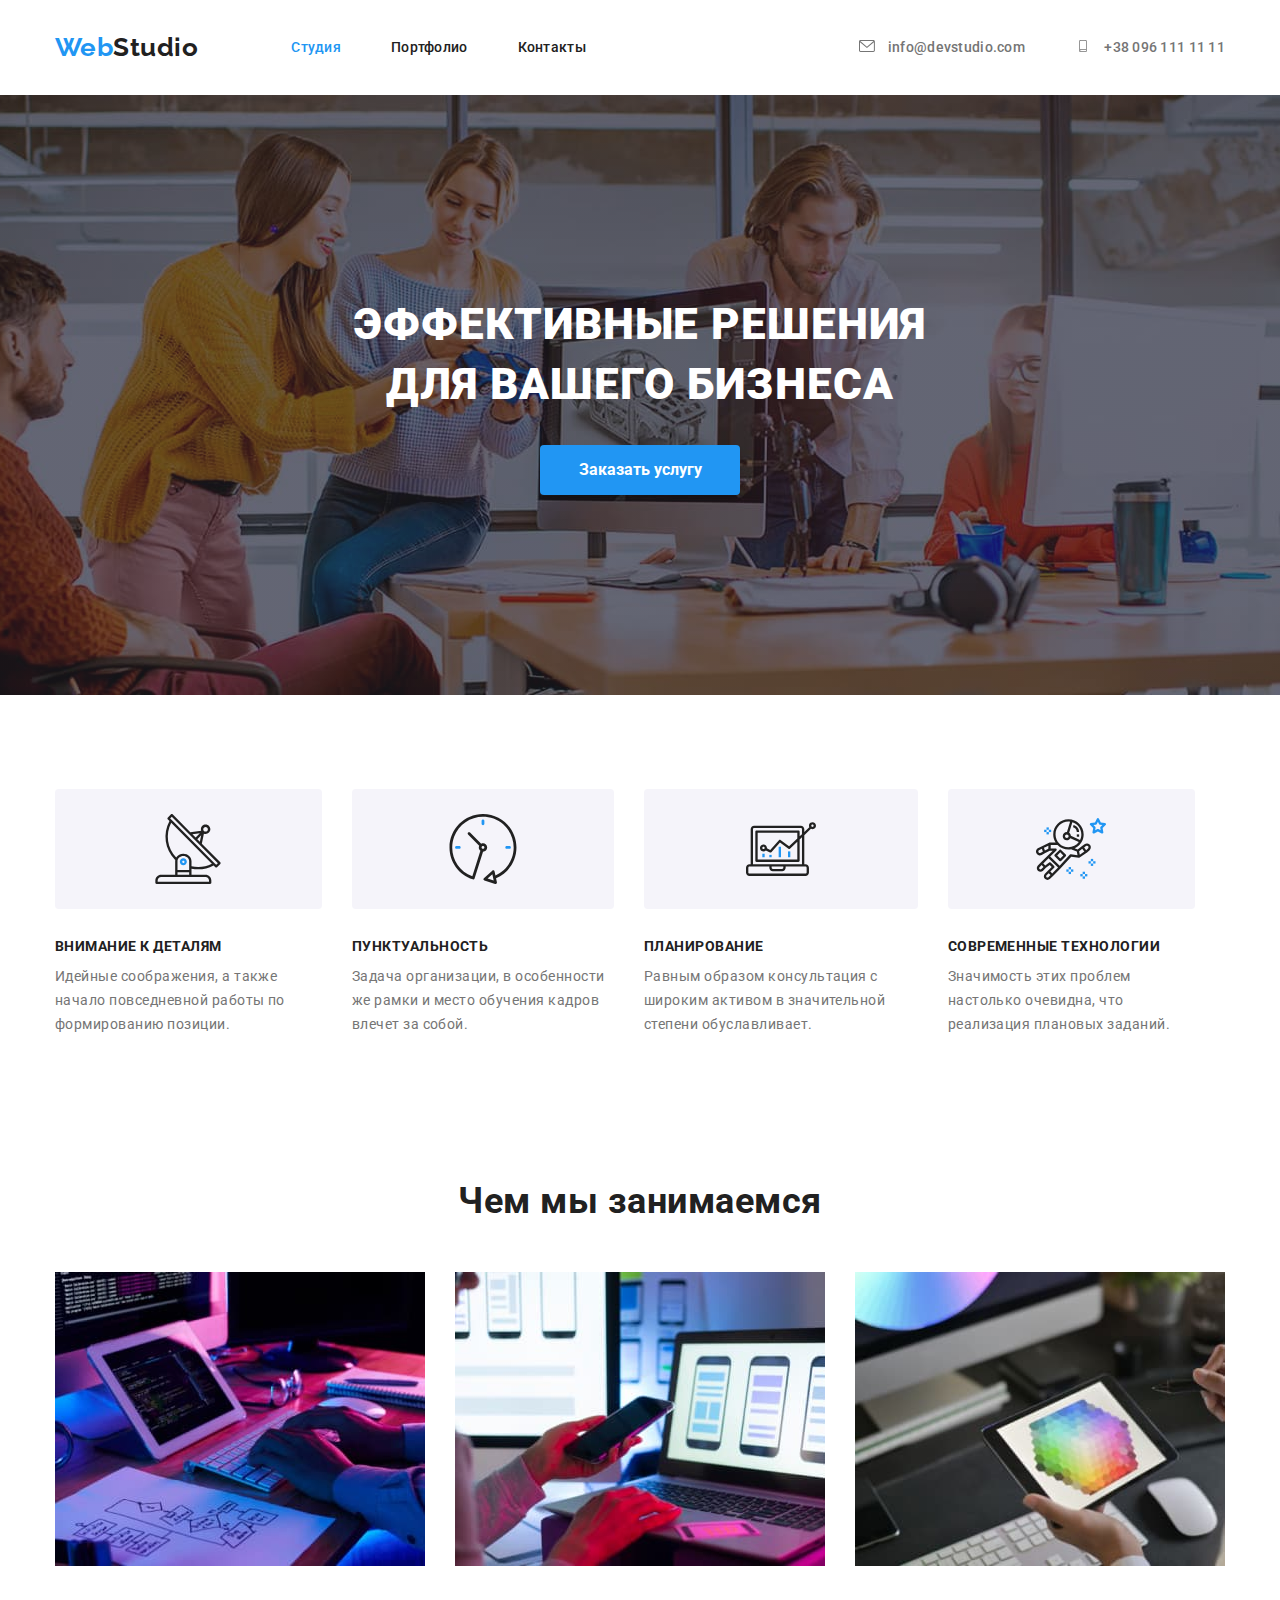
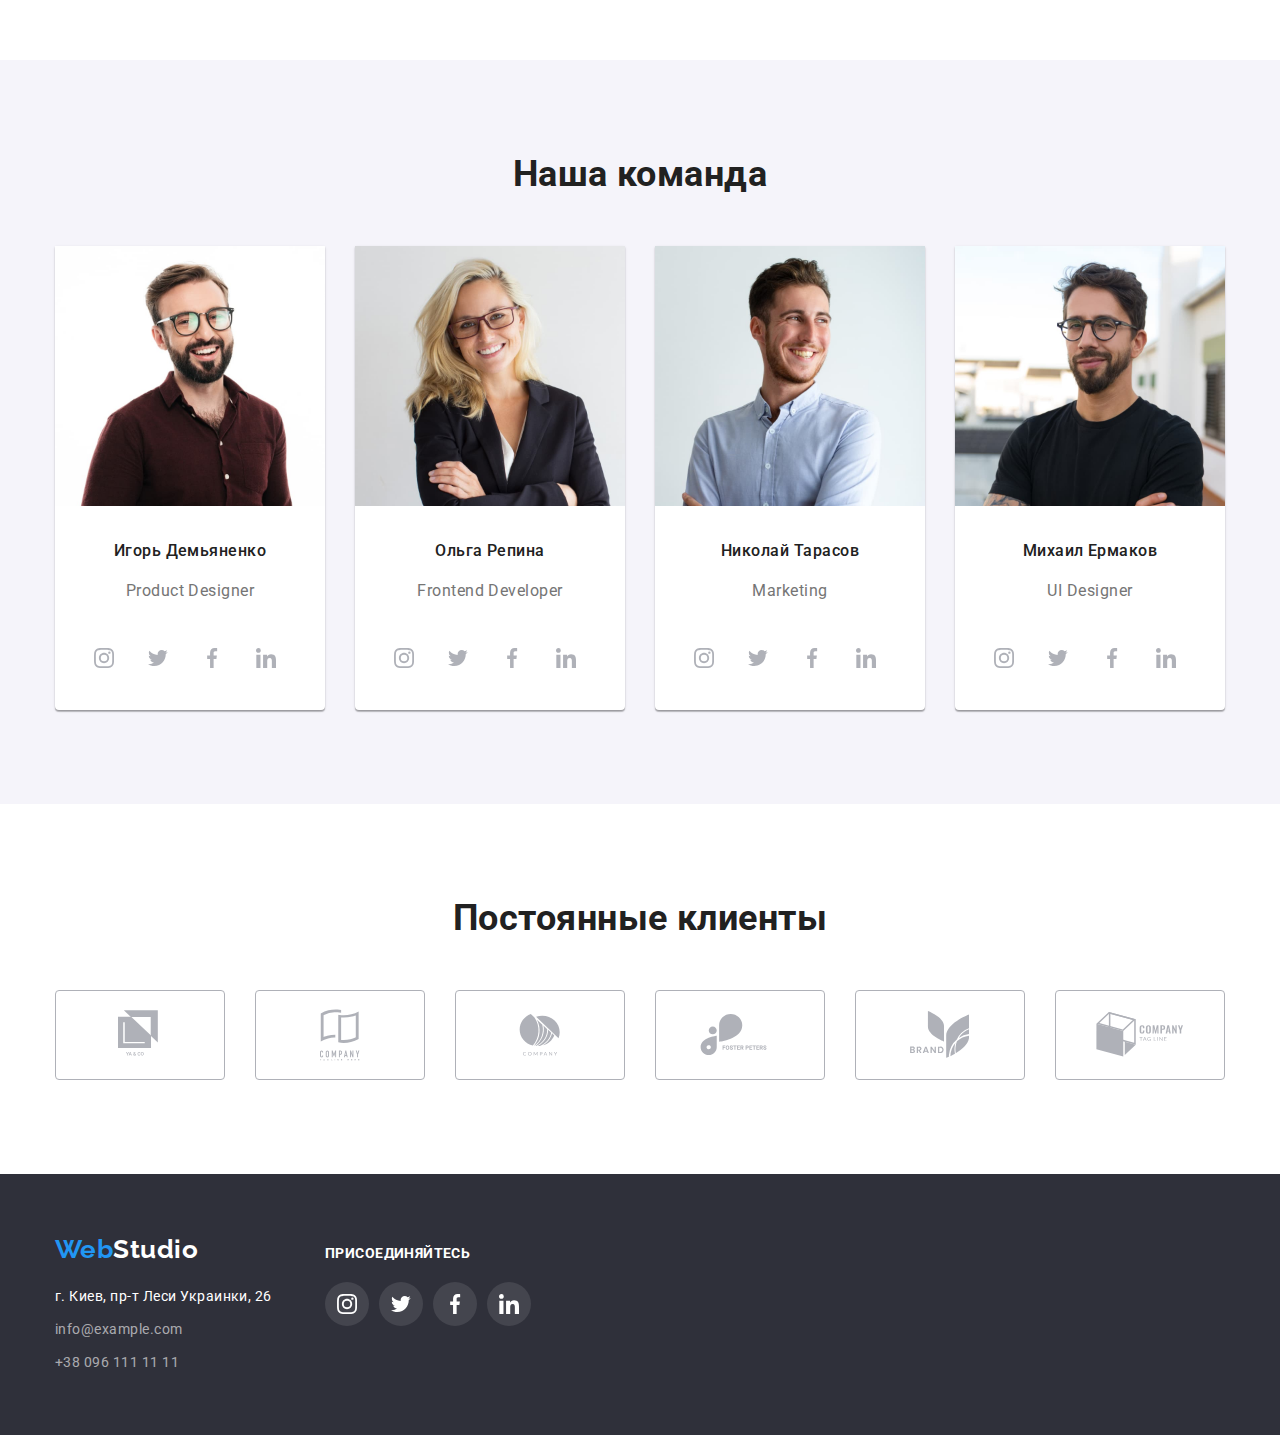
<file: index.html>
<!DOCTYPE html>
<html lang="ru">
  <head>
    <meta charset="UTF-8" />
    <meta name="viewport" content="width=device-width, initial-scale=1.0" />
    <title>Document</title>
    <link rel="preconnect" href="https://fonts.gstatic.com" />
    <link
      href="https://fonts.googleapis.com/css2?family=Oleo+Script&family=Raleway:wght@700&family=Roboto:wght@400;500;700;900&display=swap"
      rel="stylesheet"
    />
    <link
      rel="stylesheet"
      href="https://cdnjs.cloudflare.com/ajax/libs/modern-normalize/1.0.0/modern-normalize.min.css"
    />
    <link rel="stylesheet" href="./css/main.css" />
    <link rel="stylesheet" href="./css/styles.css" />
  </head>
  <body class="styles-body">
    <header class="header">
      <div class="container">
        <nav class="navigation-site">
          <div class="container-logo">
            <a href="./index.html" class="site-logo">Web<span class="logo-primary">Studio</span></a>
          </div>
          <ul class="site-nav">
            <li class="nav-list-item" > <a href="./index.html" class="link currant">Студия</a></li>
            <li class="nav-list-item" > <a href="./portfolio.html" class="link">Портфолио</a></li>
            <li class="nav-list-item" > <a href="" class="link link-contacts">Контакты</a></li>
          </ul>
        </nav>
        <ul class="site-contacts">
          <li class="container-contacts">
            <a href="mailto:info@devstudio.com" class="contacts-currant"> <svg class='contact-icon'> 
              <use href='./images/symbol-defs.svg#icon-envelope'></use>
            </svg> info@devstudio.com</a>
          </li>
          <li class="container-contacts">
            <a href="callto:+380961111111" class="contacts-currant"> <svg class='contact-icon'> 
              <use href='./images/symbol-defs.svg#icon-smartphone'></use>
            </svg> +38 096 111 11 11</a>
          </li>
        </ul>
      </div>
    </header>

    <main>
      <section class="hero">
        <div class="hero-content">
          <h1 class="hero-title">
            Эффективные решения <br />
            для вашего бизнеса
          </h1>
          <button type="button" class="main-button">Заказать услугу</button>
        </div>
      </section>

      <!--Особенности-->
      <section class="feature-section">
        <div class="container">
          <ul class="feature-list">
            <li class="feature-item icon-antenna">
              <h3 class="title">Внимание к деталям</h3>
              <p>Идейные соображения, а также начало повседневной работы по формированию позиции.</p>
            </li>
              <li class="feature-item icon-clock">
              <h3 class="title">Пунктуальность</h3>
              <p>Задача организации, в особенности же рамки и место обучения кадров влечет за собой.</p>
            </li>
            <li class="feature-item icon-diagram">
              <h3 class="title">Планирование</h3>
              <p>Равным образом консультация с широким активом в значительной степени обуславливает.</p>
            </li>
            <li class="feature-item icon-austronavt">
              <h3 class="title">Современные технологии</h3>
              <p>Значимость этих проблем настолько очевидна, что реализация плановых заданий.</p>
            </li>
          </ul>
        </div>
      </section>
      <!-- Чем мы занимаемся -->
      <section class="section-about">
        <div class="container">
          <h2 class="section-title">Чем мы занимаемся</h2>
          <ul class="list-images">
            <li class="item-img">
              <img src="./images/keyboard.jpg" alt="человек печатает на клавиатуре" width="370" />
            </li>
            <li class="item-img">
              <img src="./images/hands&phones.jpg" alt="руки и телефон" width="370" />
            </li>
            <li class="item-img">
              <img src="./images/tablet.jpg" alt="планшет с картинкой" width="370" />
            </li>
          </ul>
        </div>
      </section>

      <!-- Команда -->
      <section class="section-team">
        <div class="container">
          <h2 class="section-title">Наша команда</h2>
          <ul class="team-list">
            <li class="team-list-img">
              <img src="./images/1person.jpg" alt="Игорь Демьяненко" width="270" />
              <div class="team-cards">
                <h3 class="team">Игорь Демьяненко</h3>
                <p>Product Designer</p>
                <ul class="social-list">
                  <li class="social-item">
                      <a href="" class="social-link">
                          <svg class="social-icon" width='20' height='20'>
                              <use href="./images/symbol-defs.svg#icon-instagram">
                              </use>
                          </svg>
                      </a>
                  </li>
                  <li class="social-item">
                      <a href="" class="social-link">
                          <svg class="social-icon" width='20' height='20'>
                              <use href="./images/symbol-defs.svg#icon-twitter"></use>
                          </svg>
                      </a>
                  </li>
                  <li class="social-item">
                      <a href="" class="social-link">
                          <svg class="social-icon" width='20' height='20'>
                              <use href="./images/symbol-defs.svg#icon-facebook"></use>
                          </svg>
                      </a>
                  </li>
                  <li class="social-item">
                      <a href="" class="social-link">
                          <svg class="social-icon" width='20' height='20'>
                              <use href="./images/symbol-defs.svg#icon-linkedin"></use>
                          </svg>
                      </a>
                  </li>
              </ul>
                </div>
              </li>
            <li class="team-list-img">
              <img src="./images/2person.jpg" alt="Ольга Репина" width="270" />
              <div class="team-cards">
                <h3 class="team">Ольга Репина</h3>
                <p>Frontend Developer</p>
                <ul class="social-list">
                  <li class="social-item">
                      <a href="" class="social-link">
                          <svg class="social-icon" width='20' height='20'>
                              <use href="./images/symbol-defs.svg#icon-instagram"></use>
                          </svg>
                      </a>
                  </li>
                  <li class="social-item">
                      <a href="" class="social-link">
                          <svg class="social-icon" width='20' height='20'>
                              <use href="./images/symbol-defs.svg#icon-twitter"></use>
                          </svg>
                      </a>
                  </li>
                  <li class="social-item">
                      <a href="" class="social-link">
                          <svg class="social-icon" width='20' height='20'>
                              <use href="./images/symbol-defs.svg#icon-facebook"></use>
                          </svg>
                      </a>
                  </li>
                  <li class="social-item">
                      <a href="" class="social-link">
                          <svg class="social-icon" width='20' height='20'>
                              <use href="./images/symbol-defs.svg#icon-linkedin"></use>
                          </svg>
                      </a>
                  </li>
              </ul>
              </div>
            </li>
            <li class="team-list-img">
              <img src="./images/3person.jpg" alt="Николай Тарасов" width="270" />
              <div class="team-cards">
                <h3 class="team">Николай Тарасов</h3>
                <p>Marketing</p>
                <ul class="social-list">
                  <li class="social-item">
                      <a href="" class="social-link">
                          <svg class="social-icon" width='20' height='20'>
                              <use href="./images/symbol-defs.svg#icon-instagram"></use>
                          </svg>
                      </a>
                  </li>
                  <li class="social-item">
                      <a href="" class="social-link">
                          <svg class="social-icon" width='20' height='20'>
                              <use href="./images/symbol-defs.svg#icon-twitter"></use>
                          </svg>
                      </a>
                  </li>
                  <li class="social-item">
                      <a href="" class="social-link">
                          <svg class="social-icon" width='20' height='20'>
                              <use href="./images/symbol-defs.svg#icon-facebook"></use>
                          </svg>
                      </a>
                  </li>
                  <li class="social-item">
                      <a href="" class="social-link">
                          <svg class="social-icon" width='20' height='20'>
                              <use href="./images/symbol-defs.svg#icon-linkedin"></use>
                          </svg>
                      </a>
                  </li>
              </ul>
              </div>
            </li>
            <li class="team-list-img">
              <img src="./images/4person.jpg" alt="Михаил Ермаков" width="270" />
              <div class="team-cards">
                <h3 class="team">Михаил Ермаков</h3>
                <p>UI Designer</p>
                <ul class="social-list">
                  <li class="social-item">
                      <a href="" class="social-link">
                          <svg class="social-icon" width='20' height='20'>
                              <use href="./images/symbol-defs.svg#icon-instagram"></use>
                          </svg>
                      </a>
                  </li>
                  <li class="social-item">
                      <a href="" class="social-link">
                          <svg class="social-icon" width='20' height='20'>
                              <use href="./images/symbol-defs.svg#icon-twitter"></use>
                          </svg>
                      </a>
                  </li>
                  <li class="social-item">
                      <a href="" class="social-link">
                          <svg class="social-icon" width='20' height='20'>
                              <use href="./images/symbol-defs.svg#icon-facebook"></use>
                          </svg>
                      </a>
                  </li>
                  <li class="social-item">
                      <a href="" class="social-link">
                          <svg class="social-icon" width='20' height='20'>
                              <use href="./images/symbol-defs.svg#icon-linkedin"></use>
                          </svg>
                      </a>
                  </li>
              </ul>
              </div>
            </li>
          </ul>
        </div>
      </section>

      <section class="clients-section">
        <div class="container">
        <h2 class="section-title">Постоянные клиенты</h2>
        
        <ul class="clients-list">
          <li class='clients-item'> 
        <a class="link-icon-client" href="#"> <svg width="44" height="49" class='icon-client'>
            <use href="./images/symbol-defs.svg#icon-logo-clients1" ></use>
          </svg>
        </a> 
          </li>
          <li class='clients-item'>
           <a class="link-icon-client" href="#"> <svg width="40" height="52" class='icon-client'>
              <use href="./images/symbol-defs.svg#icon-logo-clients2" ></use>
            </svg>
          </a>
          </li>
          <li class='clients-item'>
           <a class="link-icon-client" href="#"> <svg width="42" height="42" class='icon-client'>
              <use href="./images/symbol-defs.svg#icon-logo-clients3" ></use>
            </svg>
          </a>
          </li>
          <li class='clients-item'>
           <a class="link-icon-client" href="#"> <svg width="80" height="42" class='icon-client'>
              <use href="./images/symbol-defs.svg#icon-logo-clients4" ></use>
            </svg>
          </a> 
          </li>
          <li class='clients-item'>
           <a class="link-icon-client" href="#"> <svg width="59" height="47" class='icon-client'>
              <use href="./images/symbol-defs.svg#icon-logo-clients5" ></use>
            </svg>
          </a> 
          </li>
          <li class='clients-item'>
           <a class="link-icon-client" href="#"> <svg width="88" height="45" class='icon-client'>
              <use href="./images/symbol-defs.svg#icon-logo-clients6" ></use>
            </svg>
          </a> 
          </li>
        </ul>
      
      </div>
      </section>
    </main>

    <footer class="footer-adress">
      <div class="container">
        <div class="footer-content">
        <div class="container-adress">
          <a href="./index.html" class="site-logo">Web<span class="logo-secondary">Studio</span></a> 
          <address class="adress">
            <ul>
              <li class="adress-item"><span class="site-adress"> г. Киев, пр-т Леси Украинки, 26 </span> 
              </li>
              <li class="feed-back-item">
                <a href="mailto:info@example.com" class="feed-back"> info@example.com</a> 
              </li>
              <li class="feed-back-item">
                <a href="callto:+380961111111" class="feed-back"> +38 096 111 11 11</a> 
              </li>
            </ul>
          </address>
        </div>
        <div>
          <b class="join">Присоединяйтесь</b>
          <ul class="social-list">
            <li class="social-item">
                <a href="" class="social-link-change">
                    <svg class="social-icon-change" width='20' height='20'>
                        <use href="./images/symbol-defs.svg#icon-instagram"></use>
                    </svg>
                </a>
            </li>
            <li class="social-item">
                <a href="" class="social-link-change">
                    <svg class="social-icon-change" width='20' height='20'>
                        <use href="./images/symbol-defs.svg#icon-twitter"></use>
                    </svg>
                </a>
            </li>
            <li class="social-item">
                <a href="" class="social-link-change">
                    <svg class="social-icon-change" width='20' height='20'>
                        <use href="./images/symbol-defs.svg#icon-facebook"></use>
                    </svg>
                </a>
            </li>
            <li class="social-item">
                <a href="" class="social-link-change">
                    <svg class="social-icon-change" width='20' height='20'>
                        <use href="./images/symbol-defs.svg#icon-linkedin"></use>
                    </svg>
                </a>
             </li>
           </ul>
          </div>
        </div>
      </div>
    </footer>
  </body>
</html>
</file>
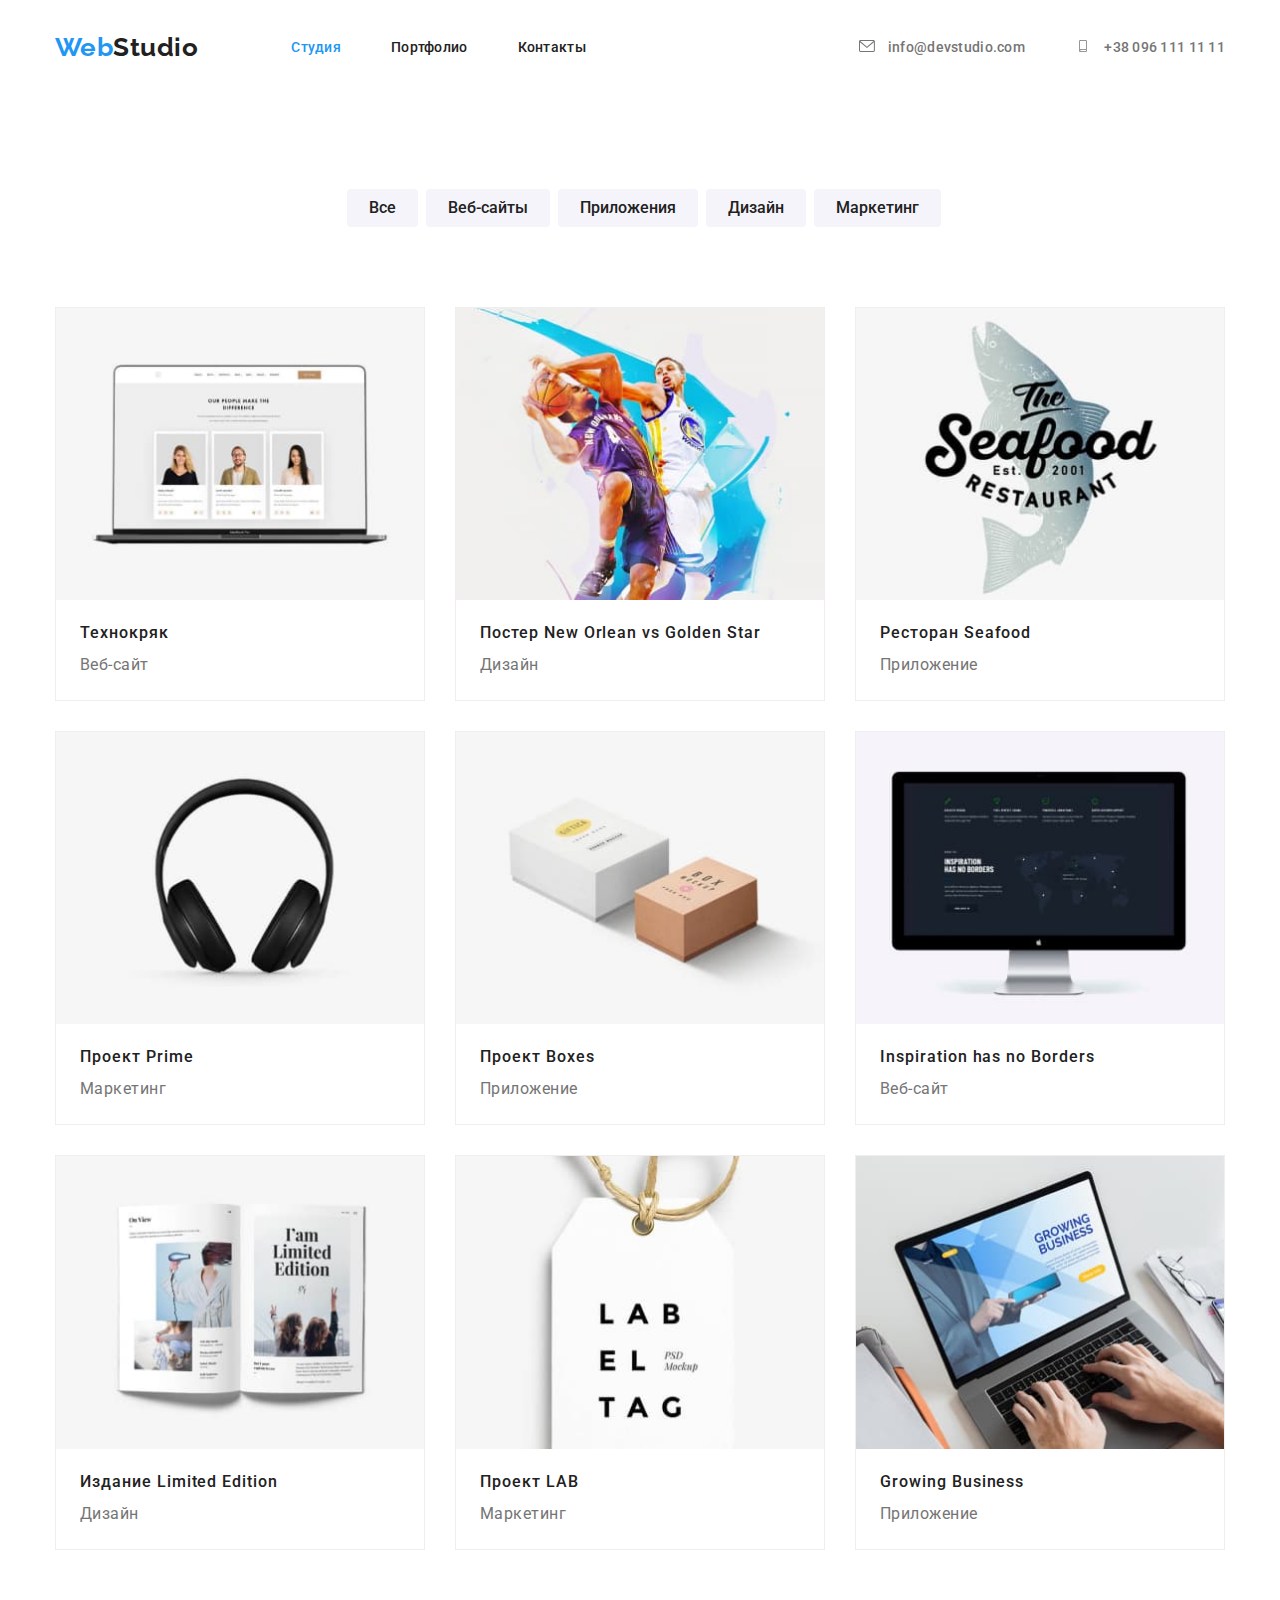
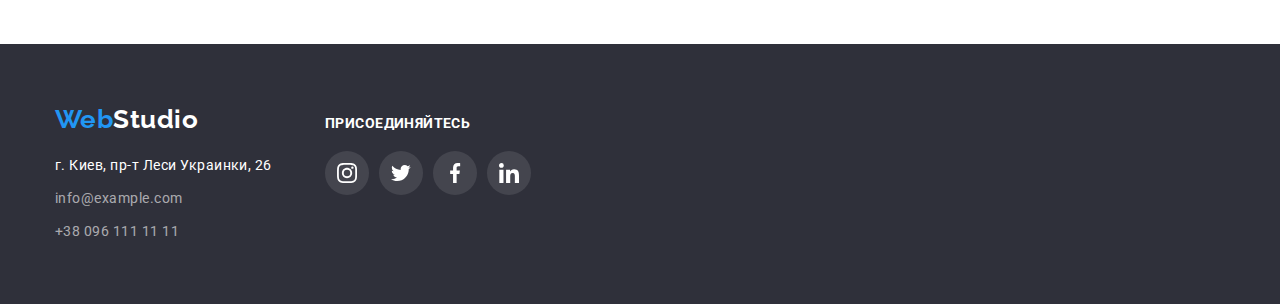
<file: portfolio.html>
<!DOCTYPE html>
<html lang="ru">
  <head>
    <meta charset="UTF-8" />
    <meta name="viewport" content="width=device-width, initial-scale=1.0" />
    <title>Document</title>
    <link rel="preconnect" href="https://fonts.gstatic.com" />
    <link
      href="https://fonts.googleapis.com/css2?family=Oleo+Script&family=Raleway:wght@700&family=Roboto:wght@400;500;700;900&display=swap"
      rel="stylesheet"
    />
    <link
      rel="stylesheet"
      href="https://cdnjs.cloudflare.com/ajax/libs/modern-normalize/1.0.0/modern-normalize.min.css"
    />
    <link rel="stylesheet" href="./css/main.css" />
    <link rel="stylesheet" href="./css/styles.css" />
  </head>
  <body class="styles-body">
    <!-- Шапка -->
    <header class="header">
      <div class="container">
        <nav class="navigation-site">
          <div class="container-logo">
            <a href="./index.html" class="site-logo">Web<span class="logo-primary">Studio</span></a>
          </div>
          <ul class="site-nav">
            <li class="nav-list-item" > <a href="./index.html" class="link currant">Студия</a></li>
            <li class="nav-list-item" > <a href="./portfolio.html" class="link">Портфолио</a></li>
            <li class="nav-list-item" > <a href="" class="link link-contacts">Контакты</a></li>
          </ul>
        </nav>
        <ul class="site-contacts">
          <li class="container-contacts">
            <a href="mailto:info@devstudio.com" class="contacts-currant"> <svg class='contact-icon'> 
              <use href='./images/symbol-defs.svg#icon-envelope'></use>
            </svg> info@devstudio.com</a>
          </li>
          <li class="container-contacts">
            <a href="callto:+380961111111" class="contacts-currant"> <svg class='contact-icon'> 
              <use href='./images/symbol-defs.svg#icon-smartphone'></use>
            </svg> +38 096 111 11 11</a>
          </li>
        </ul>
      </div>
    </header>
    <!-- Контент страницы Портфолио -->
    <main>
      <section class="portfolio">
        <div class="container">
          <!-- Скрытый главный заголовок -->
          <h1 class="visually-hidden">Портфолио</h1>
          <ul class="site-buttons">
            <li class="button-items"><button type="button" class="button">Все</button></li>
            <li class="button-items"><button type="button" class="button">Веб-сайты</button></li>
            <li class="button-items"><button type="button" class="button">Приложения</button></li>
            <li class="button-items"><button type="button" class="button">Дизайн</button></li>
            <li class="button-items"><button type="button" class="button">Маркетинг</button></li>
          </ul>

          <ul class="list-content">
            <li class="list-content-item"> 
              <a class="link-content-portfolio" href="#">
                <div class="img-portfolio-items">  
                  <img src="./images/technocryak.jpg" alt="Веб-сайт Технокряк" /> 
                  <!-- <div class="modal-box"> 
                    <div class="overlay">
                    <p class="text-modal-box">Технокряк это современная площадка распространения коронавируса. Компании используют эту платформу для цифрового шпионажа и атак на защищённые сервера конкурентов.</p>
                  </div> 
                  </div> -->
                </div>
                <div class="content-portfolio">
                  <h2 class="project-name">Технокряк</h2>
                  <p class="type">Веб-сайт</p>
                </div>
              </a>
            </li>
            <li class="list-content-item">
              <a href="#" class='link-content-portfolio'>
                <div class="img-portfolio-items">
                  <img src="./images/poster.jpg" alt="Постер New Orlean vs Golden Star" />
                </div>
                <div class="content-portfolio">
                  <h2 class="project-name">Постер New Orlean vs Golden Star</h2>
                  <p class="type">Дизайн</p>
                </div>
              </a>
            </li>
            <li class="list-content-item">
              <a href="#" class='link-content-portfolio'>
                <div class="img-portfolio-items">
                  <img src="./images/restaurant.jpg" alt="Ресторан Seafood" />
                </div>
                <div class="content-portfolio">
                  <h2 class="project-name">Ресторан Seafood</h2>
                  <p class="type">Приложение</p>
                </div>
              </a>
            </li>
            <li class="list-content-item">
              <a href="#" class='link-content-portfolio'>
                <div class="img-portfolio-items">
                  <img src="./images/prime.jpg" alt="Проект Prime" />
                </div>
                <div class="content-portfolio">
                  <h2 class="project-name">Проект Prime</h2>
                  <p class="type">Маркетинг</p>
                </div>
              </a>
            </li>
            <li class="list-content-item">
              <a href="#" class='link-content-portfolio'>
                <div class="img-portfolio-items">
                  <img src="./images/boxes.jpg" alt="Проект Boxes" />
                </div>
                <div class="content-portfolio">
                  <h2 class="project-name">Проект Boxes</h2>
                  <p class="type">Приложение</p>
                </div>
              </a>
            </li>
            <li class="list-content-item">
              <a href="#" class='link-content-portfolio'>
                <div class="img-portfolio-items">
                  <img src="./images/inspiration.jpg" alt="Inspiration has no Borders" />
                </div>
                <div class="content-portfolio">
                  <h2 class="project-name">Inspiration has no Borders</h2>
                  <p class="type">Веб-сайт</p>
                </div>
              </a>
            </li>
            <li class="list-content-item">
              <a href="#" class='link-content-portfolio'>
                <div class="img-portfolio-items">
                  <img src="./images/LimitedEdition.jpg" alt="Издание Limited Edition" />
                </div>
                <div class="content-portfolio">
                  <h2 class="project-name">Издание Limited Edition</h2>
                  <p class="type">Дизайн</p>
                </div>
              </a>
            </li>
            <li class="list-content-item">
              <a href="#" class='link-content-portfolio'>
                <div class="img-portfolio-items">
                  <img src="./images/Lab.jpg" alt="Проект LAB" />
                </div>
                <div class="content-portfolio">
                  <h2 class="project-name">Проект LAB</h2>
                  <p class="type">Маркетинг</p>
                </div>
              </a>
            </li>
            <li class="list-content-item">
              <a href="#" class='link-content-portfolio'>
                <div class="img-portfolio-items">
                  <img src="./images/GrowingBusiness.jpg" alt="Growing Business" />
                </div>
                <div class="content-portfolio">
                  <h2 class="project-name">Growing Business</h2>
                  <p class="type">Приложение</p>
                </div>
              </a>
            </li>
          </ul>
        </div>
      </section>
    </main>
    <!-- Подвал -->
    <footer class="footer-adress">
      <div class="container">
        <div class="footer-content">
        <div class="container-adress">
          <a href="./index.html" class="site-logo">Web<span class="logo-secondary">Studio</span></a> 
          <address class="adress">
            <ul>
              <li class="adress-item"><span class="site-adress"> г. Киев, пр-т Леси Украинки, 26 </span> 
              </li>
              <li class="feed-back-item">
                <a href="mailto:info@example.com" class="feed-back"> info@example.com</a> 
              </li>
              <li class="feed-back-item">
                <a href="callto:+380961111111" class="feed-back"> +38 096 111 11 11</a> 
              </li>
            </ul>
          </address>
        </div>
        <div>
          <b class="join">Присоединяйтесь</b>
          <ul class="social-list">
            <li class="social-item">
                <a href="" class="social-link-change">
                    <svg class="social-icon-change" width='20' height='20'>
                        <use href="./images/symbol-defs.svg#icon-instagram"></use>
                    </svg>
                </a>
            </li>
            <li class="social-item">
                <a href="" class="social-link-change">
                    <svg class="social-icon-change" width='20' height='20'>
                        <use href="./images/symbol-defs.svg#icon-twitter"></use>
                    </svg>
                </a>
            </li>
            <li class="social-item">
                <a href="" class="social-link-change">
                    <svg class="social-icon-change" width='20' height='20'>
                        <use href="./images/symbol-defs.svg#icon-facebook"></use>
                    </svg>
                </a>
            </li>
            <li class="social-item">
                <a href="" class="social-link-change">
                    <svg class="social-icon-change" width='20' height='20'>
                        <use href="./images/symbol-defs.svg#icon-linkedin"></use>
                    </svg>
                </a>
             </li>
           </ul>
          </div>
        </div>
      </div>
    </footer>
  </body>
</html>
</file>
<file: css/main.css>
:root {
  --primary-text-color: #757575;
  --title-text-color: #212121;
  --accent-color: #2196f3;
  --white-color: #ffffff;
  --background-color: #2f303a;
  --buttons-color: #f5f4fa;
  --feed-back-color: rgba(255, 255, 255, 0.6);
}

.styles-body {
  background: var(--white-color);
  color: var(--primary-text-color);
  font-family: Roboto, sans-serif;
  letter-spacing: 0.03em;
}
h1,
h2,
h3,
h4,
h5,
h6,
p {
  margin: 0;
}

ul {
  list-style: none;
  margin: 0;
  padding: 0;
}
a {
  text-decoration: none;
}
img {
  display: block;
  max-width: 100%;
  height: auto;
}
.header  {
  padding-top: 32px;
  padding-bottom: 32px;
}
.header > .container {
  display: flex;
  align-items: center;
}
.navigation-site {
  display: flex;
  align-items: center;
}
.container-logo {
  margin-right: 93px;
}
.site-logo {
  color: var(--accent-color);
  font-family: Raleway, sans-serif, Oleo Script, cursive;
  font-style: normal;
  font-weight: 700;
  font-size: 26px;
  line-height: 1.19;
}
.site-logo .logo-primary {
  color: var(--title-text-color);
}
.site-logo .logo-secondary {
  color: var(--white-color);
}

.container-list-links {
  margin-top: 32px;
  margin-bottom: 32px;
  margin-right: auto;
  width: 294px;
}
.site-nav {
  display: flex;
  align-items: center;
  margin-right: auto;
}

.site-nav .link {
  color: var(--title-text-color);
  font-weight: 500;
  font-size: 14px;
  line-height: 1.14;
  letter-spacing: 0.02em;
}
.site-nav .nav-list-item:not(:last-child){
  margin-right: 50px;
}
.site-nav .link-contacts {
  color: var(--title-text-color);
  font-weight: 500;
  font-size: 14px;
  line-height: 1.14;
  letter-spacing: 0.02em;
}
.site-nav .link:hover,
.site-nav .link:focus {
  color: var(--accent-color);
}
.site-nav .link.currant {
  color: var(--accent-color);
}
.container-contacts:not(:last-child){
  margin-right: 50px;
}

.site-contacts {
  display: flex;
  align-items: center;
  margin-left: auto;
}

.site-contacts .contacts-currant {
  color: var(--primary-text-color);
  font-weight: 500;
  font-size: 14px;
  line-height: 1.14;
  letter-spacing: 0.02em;
}
.site-contacts .contacts-currant:hover,
.site-contacts .contacts-currant:focus {
  color: var(--accent-color);
}

.contact-icon {
  width: 16px;
  height: 12px;
  margin-right: 10px;
  fill: #757575;
}
.contacts-currant:hover .contact-icon,
.contacts-currant:focus .contact-icon {
  fill: var(--accent-color);
}
.contacts-currant:hover .contact-icon::after,
.contacts-currant:focus .contact-icon::after {
  fill: var(--accent-color);
}

.footer-adress{
  padding: 60px 0px;
}
.footer-content {
  display: flex;
  align-items:baseline;
}
.container-adress{
  width: 270px;
  align-items: center;
}
.adress {
  background: var(--background-color);
  font-weight: 400;
  font-size: 14px;
  line-height: 1.71;
}
.site-adress {
  color: var(--white-color);
}
.feed-back {
  color: var(--feed-back-color);
}

.join {
display: inline-block;
padding-bottom: 20px;
color:#FFFFFF;
font-weight: 700;
font-size: 14px;
line-height: 1.14;
letter-spacing: 0.03em;
text-transform: uppercase;
}
.social-link-change {
  display: flex;  
  align-items:center;  
  justify-content: center;
  width: 44px;
  height: 44px;
  background-color: rgba(255, 255, 255, 0.1);  border-radius: 50%;
}
.social-link-change:not(last-child) {
  margin-right: 10px;
}
.social-link-change:hover,
.social-link-change:focus {
 background-color: #2196F3;
}
.social-icon-change {
  fill: #FFFFFF;
}
</file>
<file: css/styles.css>
/* цвет основного текста #757575;
вторичный цвет #212121;
белый  #FFFFFF;
голубой #2196F3;
белый с прозрачностью  255,255,255,0,6;

 */
/* цвет фона кнопок #F5F4FA;
 */
/* вторичный цвет фона background: #2F303A;
;
 */
/* кастомные св-ва css переменных - с их помощью можем хранить какие-то значения,
 пример (свойство+значение):
 /* :root {
    --primary-text-color: #757575;
    --title-text-color: #212121;
    --accent-color: #2196F3;
    
    далее в файле css: 
    .logo {
        color: var(--accent-color); 
       } 
*/
/* styles for index.html---> */
.container {
  width: 1200px;
  padding-left: 15px;
  padding-right: 15px;
  margin-left: auto;
  margin-right: auto;
}
.hero {
  max-width: 1600px;
  height: 600px;
  margin-left: auto;
  margin-right: auto;
  padding-top: 200px;
  padding-bottom: 200px;
  background: var(--background-color);
  letter-spacing: 0.06rem;
  background-image: linear-gradient(to right, 
  rgba(47, 48, 58, 0.4),  rgba(47, 48, 58, 0.4)), url('../images/optimaze-img/Img.jpg');
  background-size:cover;
  background-position: center;
  background-repeat: no-repeat;
}
.hero-content {
  margin: 0 auto;
  max-width: 696px;
  text-align: center;
}

.hero .hero-title {
  color: var(--white-color);
  font-weight: 900;
  font-size: 44px;
  line-height: 1.36;
  text-transform: uppercase;
}
button {
  border: none;
}
.hero .main-button {
  margin-top: 30px;
  min-width: 200px;
  padding: 10px 32px;
  color: var(--white-color);
  background-color: var(--accent-color);
  font-weight: 700;
  font-size: 16px;
  line-height: 1.87;
  text-align: center;
  box-shadow: 0px 4px 4px rgba(0, 0, 0, 0.15);
  border-radius: 4px;
}

.feature-section {
  padding-top: 94px;
  padding-bottom: 94px;
}
.feature-list {
  display: flex;
  align-items: center;
  padding: 0px;
  flex-basis: calc(100% / 3 - 30px);
}
.feature-item {
  font-weight: 400;
  margin-right: 30px;
}
.feature-item::before {
  content: '';
  display: block;
  height: 120px;
  background-size: contain;
  background-repeat: no-repeat;
  background-position: center;
  background-color: #F5F4FA;
  border-radius: 4px;
  margin-bottom: 30px;
}
.icon-antenna::before {
  background-image:url(../images/icons/antenna.svg);
  background-size: 70px 70px;
}
.icon-clock::before {
  background-image:url(../images/icons/clock.svg);
  background-size: 70px 70px;
}
.icon-diagram::before{
  background-image:url(../images/icons/diagram.svg);
  background-size: 70px 70px;
}
.icon-austronavt::before{
  background-image:url(../images/icons/astronaut.svg);
  background-size: 70px 70px;
}
.feature-list .title {
  padding-bottom: 10px;
  color: var(--title-text-color);
  font-size: 14px;
  line-height: 1.14;
  text-transform: uppercase;
  text-align: left;
}
.feature-list p {
  font-size: 14px;
  line-height: 1.71;
}

.section-title {
  color: var(--title-text-color);
  margin-bottom: 50px;
  font-size: 36px;
  line-height: 1.16;
  text-align: center;
}
.section-about {
  padding-top: 50px;
  padding-bottom: 94px;
}
.list-images {
  display: flex;
  flex-wrap: wrap;
  margin-left: -30px;
}
.list-images > .item-img {
  margin-left: 30px;
  flex-basis: calc(100% / 3 - 30px);
}
.section-team {
  padding-top: 94px;
  padding-bottom: 94px;
  background-color: #f5f4fa;
}
.team-list {
  display: flex;
  flex-wrap: wrap;
  margin-left: -30px;
  margin-top: -30px;
}

.team-list-img {
  flex-basis: calc(100% / 4 - 30px);
  margin-left: 30px;
  margin-top: 30px;
  background-color: #ffffff;
  box-shadow: 0px 1px 3px rgba(0, 0, 0, 0.12), 0px 1px 1px rgba(0, 0, 0, 0.14), 0px 2px 1px rgba(0, 0, 0, 0.2);
  border-radius: 0px 0px 4px 4px;
}
.team-cards {
  text-align: center;
  padding: 30px 20px;
}
.team-list .team {
  color: var(--title-text-color);
  font-weight: 500;
  font-size: 16px;
  line-height: 1.87;
}
.team-list p {
  font-weight: 400;
  font-size: 16px;
  line-height: 1.87;
  margin-top: 10px;
  margin-bottom: 30px;
}

.social-list {
  display: flex;
  justify-content: center;
  align-items:center;  
}

.social-link{  
  display: flex;  
  align-items:center;  
  justify-content: center;
  width: 44px;
  height: 44px;
  background-color: #FFFFFF;
  border-radius: 50%;
}
.social-link:not(last-child) {
  margin-right: 10px;
}
.social-link:hover,
.social-link:focus {
 background-color: #2196F3;
}
.social-icon {
  fill: #afb1b8;
}
.social-link:hover .social-icon {
  fill:#FFFFFF;  
}
.clients-section{
  padding-top: 94px;
  padding-bottom: 94px;
}

.icon-client {
  fill:#afb1b8;
}
.link-icon-client:hover .icon-client{
  fill: #2196F3;
}
.clients-list {
  display: flex;
  justify-content: center;
  margin-top: -30px;
  margin-right: -30px;
}

.clients-item { 
  margin-top: 30px;
  margin-right: 30px;
  flex-basis: calc(100% / 6 - 30px);
}
.link-icon-client {
  display: flex;  
  align-items:center;  
  justify-content: center;
  width: 100%;
  height: 90px;
  border: 1px solid rgba(175,177,184,1);
  border-radius: 4px;
}
.footer-adress {
  background: var(--background-color);
}
.adress-item {
  padding-top: 20px;
}
.adress {
  font-style: normal;
  font-weight: 400;
  font-size: 14px;
  line-height: 1.71;
}
.site-adress {
  color: var(--white-color);
}
.feed-back-item {
  padding-top: 9px;
}
.feed-back {
  color: var(--feed-back-color);
}

/* styles for portfolio.html ---> */
.visually-hidden {
  position: absolute !important;
  clip: rect(1px 1px 1px 1px);
  clip: rect(1px, 1px, 1px, 1px);
  padding: 0 !important;
  border: 0 !important;
  height: 1px !important;
  width: 1px !important;
  overflow: hidden;
}

.site-buttons {
  display: flex;
  justify-content: center;
  margin-bottom: 50px;
}
.button-items {
  margin-left: 8px;
}
.site-buttons .button {
  color: var(--title-text-color);
  margin: 0 auto;
  padding: 6px 22px;
  background-color: var(--buttons-color);
  font-weight: 500;
  font-size: 16px;
  line-height: 1.62;
  border: #ffffff;
  border-radius: 4px;
}
.site-buttons .button:hover,
.site-buttons .button:focus {
  background: var(--accent-color);
  color: var(--white-color);
  box-shadow: 0px 3px 1px rgba(0, 0, 0, 0.1), 0px 1px 2px rgba(0, 0, 0, 0.08), 0px 2px 2px rgba(0, 0, 0, 0.12);
}

.portfolio {
  padding: 94px 0px;
}

.img-portfolio-items {
  position: relative;
}
.list-content {
  display: flex;
  flex-wrap: wrap;
}
.list-content-item {
  max-width: 370px;
  margin-top: 30px;
  background: #ffffff;
  border: 1px solid #eeeeee;
}
.list-content-item:not(:nth-child(3n)) {
  margin-right: 30px;
}
.list-content-item:nth-last-child(-n + 3) {
  margin-bottom: 0;
}
.content-portfolio {
  padding: 20px 24px;
}

.link-content-portfolio:hover,
.link-content-portfolio:focus {
  display: block;
  box-shadow: 0px 1px 3px rgba(0, 0, 0, 0.12), 0px 1px 1px rgba(0, 0, 0, 0.14), 0px 2px 1px rgba(0, 0, 0, 0.2);
}

.list-content .project-name {
  color: var(--title-text-color);
  font-weight: 500;
  font-size: 16px;
  line-height: 1.62;
  letter-spacing: 0.06em;
}
.list-content .type {
  margin-top: 4px;
  color: var(--primary-text-color);
  font-size: 16px;
  font-weight: 400;
  line-height: 1.87;
  letter-spacing: 0.03em;
}
/* .img-portfolio-items {
  position: relative; */
  /* overflow: hidden; */
}
/* .img-portfolio-items::before {
  display: inline-block;
  position: absolute;
  content:'';
  width: 100%;
  height: 100%;
  background-color:rgba(33, 150, 243,0.8); */
  /* opacity: 0; */
}
/* .modal-box {
  position: absolute;
  width: 100%;
  height: 100%;
  top: 0px;
  left: 0px;
}

.text-modal-box {
  padding-top: 50px;
  padding-bottom: 50px;
  padding-right: 40px;
  padding-left:30px;
  color: #FFFFFF;
  font-weight: 400;
  font-size: 16px;
  line-height: 1.62;
  letter-spacing: 0.06em;
  opacity: 0;
}
.list-content-item:hover .img-portfolio-items::before {
  opacity: 1;
}
.list-content-item:hover .text-modal-box {
  opacity: 1;
}
.overlay {
  position: absolute;
  top: 0;
  left: 0;

  transform: translateY(100%);
  transition: transform 250ms ease;
}
.img-portfolio-items:hover .overlay {
  transform: translateY(0);
}

доработать вылезающий вместе с текстом фон! */


/* расписываем транзишины в элементе */
transition: bg-color 500ms linear; 
transition-property: background-color;
transition-duration: 500ms;
transition-timing-function: cubic-bezier () or linear
transition-delay: 500ms;
</file>
